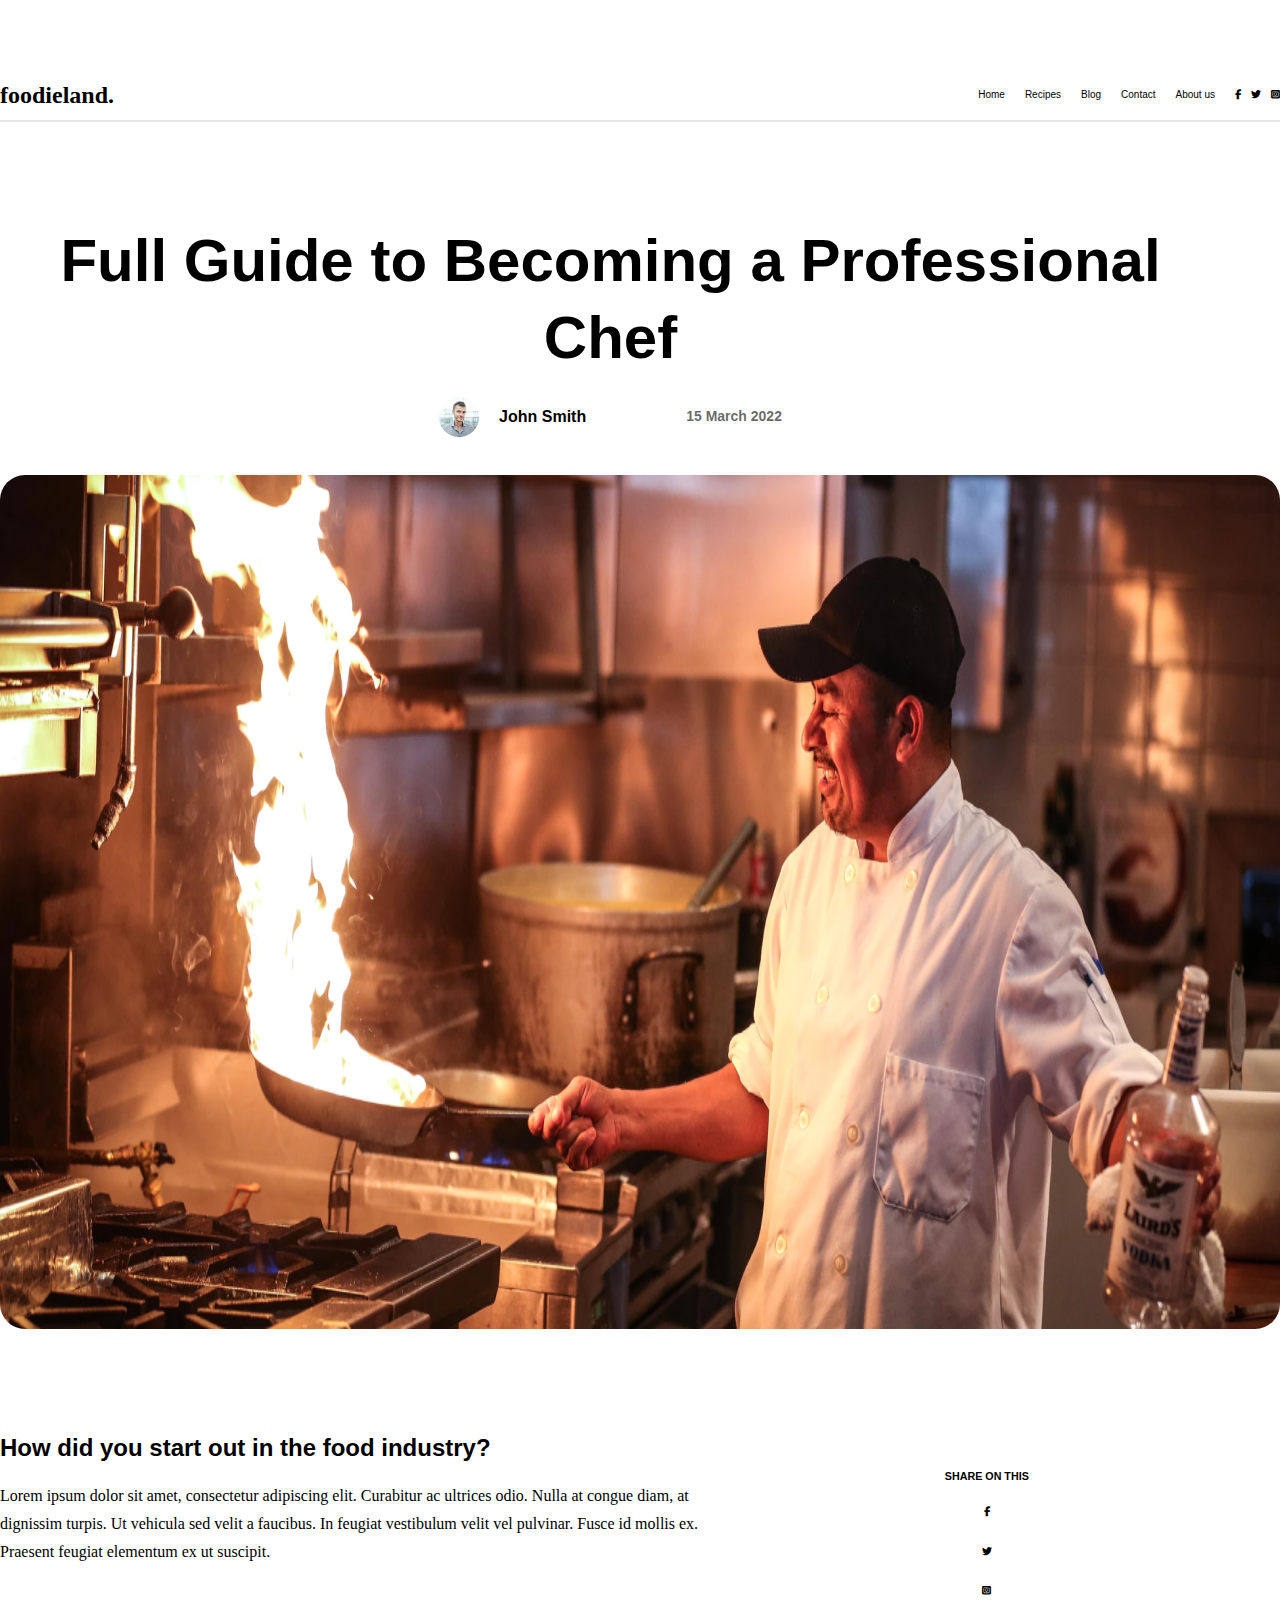
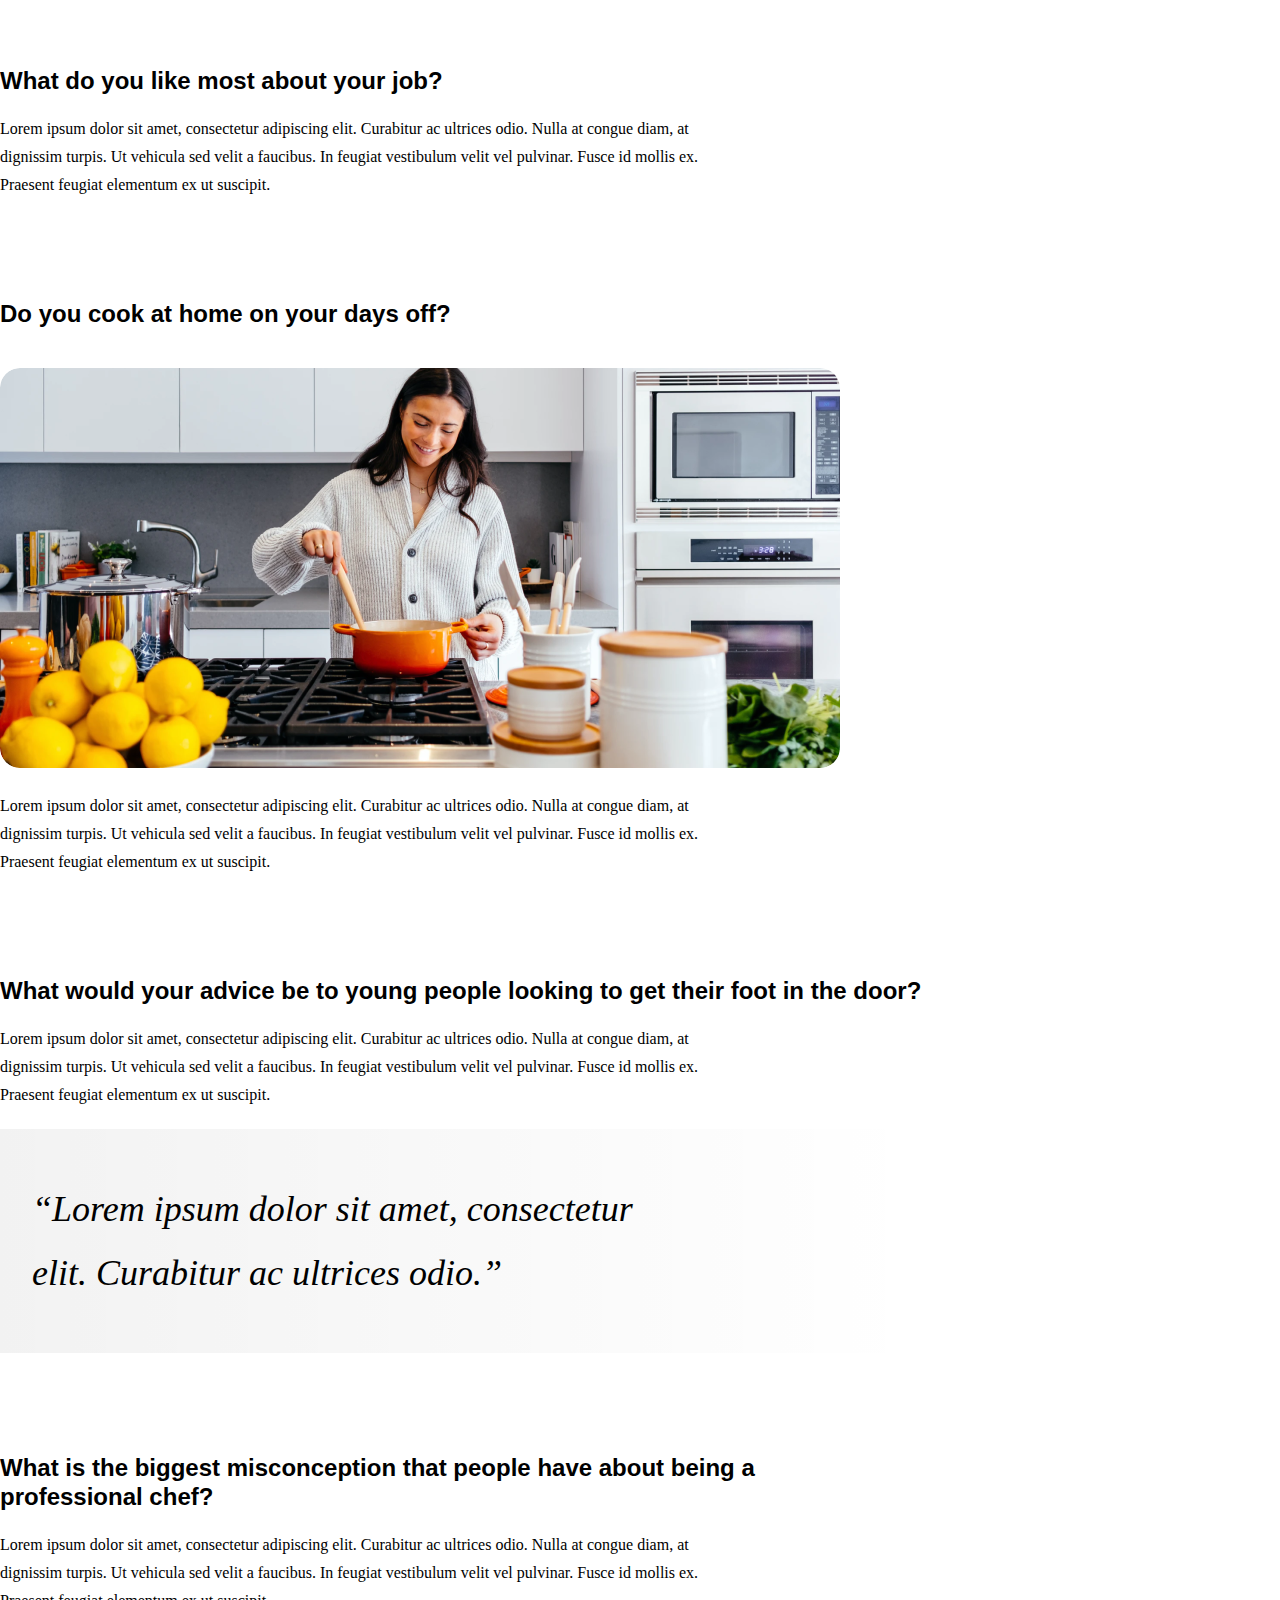
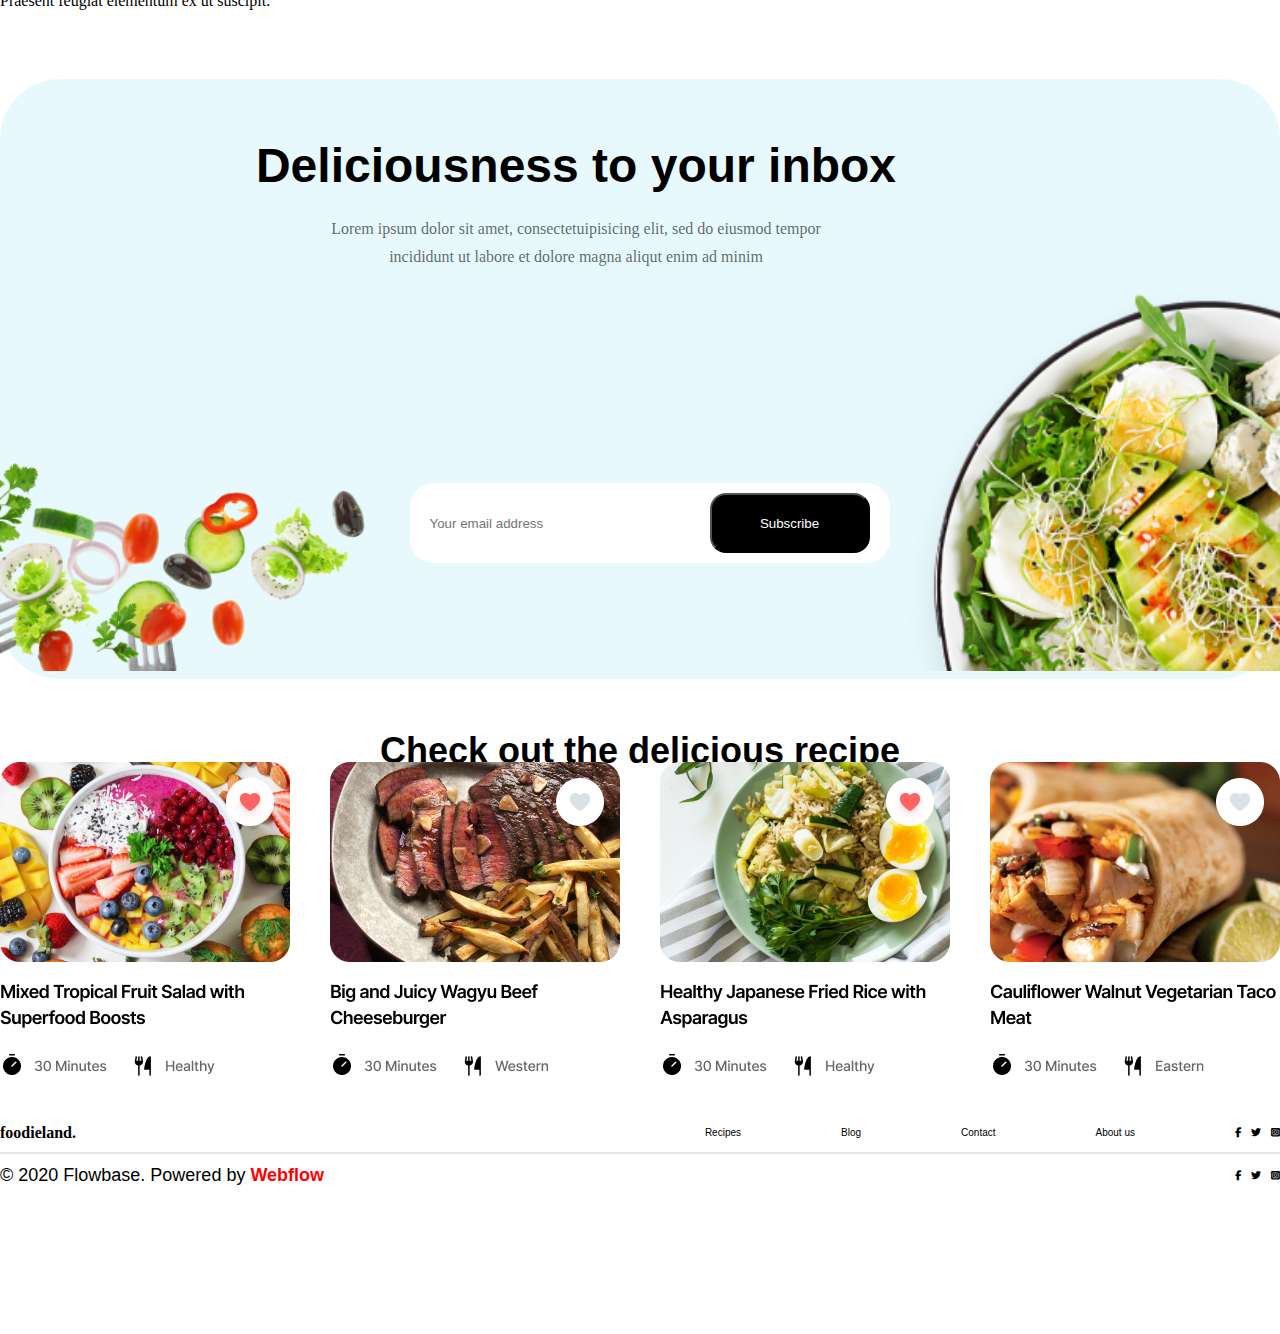
<file: blog.html>
<!DOCTYPE html>
<html lang="en">
<head>
    <meta charset="UTF-8">
    <meta name="viewport" content="width=device-width, initial-scale=1.0">
    <title>Document</title>
    <link rel="stylesheet" href="style.css">
    <link rel="stylesheet" href="https://cdnjs.cloudflare.com/ajax/libs/font-awesome/6.7.2/css/all.min.css" integrity="sha512-Evv84Mr4kqVGRNSgIGL/F/aIDqQb7xQ2vcrdIwxfjThSH8CSR7PBEakCr51Ck+w+/U6swU2Im1vVX0SVk9ABhg==" crossorigin="anonymous" referrerpolicy="no-referrer" />
</head>

<body>
    <div class="cont2">
        <div class="card2">
            <h4>foodieland.</h4>
           <nav class="card3">
            
            <a href="index.html">Home</a>
            <a href="recipes.html">Recipes</a>
            <a href="blog.html">Blog</a>
            <a href="contact.html">Contact</a>
            <a href="https://foodielandnm.com/about-us/">About us</a>
            
            <div class="icons">
                <a href="https://www.facebook.com/">
                    <i class="fa-brands fa-facebook-f"></i>
                </a>
               
               <a href="https://twitter.com/i/flow/login?input_flow_data=%7B%22requested_variant%22%3A%22eyJsYW5nIjoiZW4ifQ%3D%3D%22%7D"><i class="fa-brands fa-twitter"></i></a>
               <a href="https://www.instagram.com/accounts/login/?hl=en"><i class="fa-brands fa-square-instagram"></i></a>
            </div>
           </nav> 
        </div>
        <hr>
        <div class="guide">
            <h1>Full Guide to Becoming a Professional Chef</h1>
            <div class="john">
                <figure class="smith">
                    <img src="images/Ellipse 2.png" alt="">
                    <h3>John Smith</h3>
                </figure>
                <h4>15 March 2022</h4>
            </div>
            <p>Lorem ipsum dolor sit amet, consectetur adipiscing elit. Curabitur ac ultrices odio. Nulla at congue diam, at dignissim turpis. Ut vehicula sed <br> velit a faucibus. In feugiat vestibulum velit vel pulvinar.</p>
        </div>

        <div class="big-picture">
            <figure>
                <img src="images/image 29.png" alt="">
            </figure>
        </div>
        <div class="blog-content">
            <div class="blog2">
                <div class="row1">
                    <h2>How did you start out in the food industry?</h2>
                    <p>Lorem ipsum dolor sit amet, consectetur adipiscing elit. Curabitur ac ultrices odio. Nulla at congue diam, at <br> dignissim turpis. Ut vehicula sed velit a faucibus. In feugiat vestibulum velit vel pulvinar. Fusce id mollis ex. <br> Praesent feugiat elementum ex ut suscipit.</p>
                </div>
                <div class="row1">
                    <h2>What do you like most about your job?</h2>
                    <p>Lorem ipsum dolor sit amet, consectetur adipiscing elit. Curabitur ac ultrices odio. Nulla at congue diam, at <br> dignissim turpis. Ut vehicula sed velit a faucibus. In feugiat vestibulum velit vel pulvinar. Fusce id mollis ex. <br> Praesent feugiat elementum ex ut suscipit.</p>
                </div>
                <div class="row1" id="row1">
                    <h2>Do you cook at home on your days off?</h2>
                </div>
                <div class="small-picture">
                    <figure>
                        <img src="images/Rectangle 23.png" alt="">
                    </figure>
                </div>
                <div id="row2">
                    <p>Lorem ipsum dolor sit amet, consectetur adipiscing elit. Curabitur ac ultrices odio. Nulla at congue diam, at <br> dignissim turpis. Ut vehicula sed velit a faucibus. In feugiat vestibulum velit vel pulvinar. Fusce id mollis ex. <br> Praesent feugiat elementum ex ut suscipit.</p>
                </div>
                <div class="row1">
                    <h2>What would your advice be to young people looking to get their foot in the door?</h2>
                    <p>Lorem ipsum dolor sit amet, consectetur adipiscing elit. Curabitur ac ultrices odio. Nulla at congue diam, at <br> dignissim turpis. Ut vehicula sed velit a faucibus. In feugiat vestibulum velit vel pulvinar. Fusce id mollis ex. <br> Praesent feugiat elementum ex ut suscipit.</p></p>
                </div>
                <div class="color">
                    <p>
                        “Lorem ipsum dolor sit amet, consectetur  <br> elit. Curabitur ac ultrices odio.”   
                    </p>
                </div>
                <div class="row1">
                    <h2>What is the biggest misconception that people have about being a <br> professional chef?</h2>
                    <p>Lorem ipsum dolor sit amet, consectetur adipiscing elit. Curabitur ac ultrices odio. Nulla at congue diam, at <br> dignissim turpis. Ut vehicula sed velit a faucibus. In feugiat vestibulum velit vel pulvinar. Fusce id mollis ex. <br> Praesent feugiat elementum ex ut suscipit.</p>
                </div>
            </div>
            <div class="share">
                <h6>SHARE ON THIS</h6>
                <span class="span">
                 
                    <a href="https://www.facebook.com/">
                        <i class="fa-brands fa-facebook-f"></i>
                    </a>
                   
                   <a href="https://twitter.com/i/flow/login?input_flow_data=%7B%22requested_variant%22%3A%22eyJsYW5nIjoiZW4ifQ%3D%3D%22%7D"><i class="fa-brands fa-twitter"></i></a>
                   <a href="https://www.instagram.com/accounts/login/?hl=en"><i class="fa-brands fa-square-instagram"></i></a>
                </span>
            </div>
        </div>
        <div id="mask-container">
            <div class="mask-group">
                <h1>Deliciousness to your inbox</h1>
                <p>Lorem ipsum dolor sit amet, consectetuipisicing elit, sed do eiusmod tempor <br> incididunt ut labore et dolore magna aliqut enim ad minim </p>
            </div>
            <div class="salad-group">
                <div class="group-img">
                    <figure>
                        <img src="images/kisspng-salad-salad-fresh-food-healthylife-vegetables-vegetarian-5d42e3a7cb8543 1.png" alt="">
                    </figure>
                </div>
                <div class="btn3">
                    <input class="email" type="email" name="Your email address" placeholder="Your email address" id="">
                    <a href="https://www.youtube.com/@FoodieLand">
                        <input class="Subscribe" type="button" value="Subscribe">
                    </a>
                </div>
                <div class="group-img">
                    <figure>
                        <img src="images/Photo-plate.png" alt="">
                    </figure>
                </div>
            </div>
        </div>       
        
        <div class="my-recipes">
            <h5>Check out the delicious recipe</h5>
            <div class="my-pictures">
                <div>
                    <a href="https://feelgoodfoodie.net/recipe/fruit-salad-coconut-lime-poppy-seed-dressing/"><img src="images/Group 866.png" alt=""></a>
                    
                </div>
                <div>
                    <a href="https://www.seriouseats.com/how-to-make-wagyu-burgers-7503382">
                        <img src="images/Group 867.png" alt="">
                    </a>
                    
                </div>
                <div>
                    <a href="https://www.thespicedlife.com/asparagus-fried-rice-review-farm-table-asian-secrets/">
                        <img src="images/Group 868.png" alt="">
                    </a>

                </div>
                <div>
                    <a href="https://pinchofyum.com/cauliflower-walnut-vegetarian-taco-meat">
                        <img src="images/Group 869.png" alt="">
                    </a>
                </div>
            </div>
        </div>
        <footer>
            <div class="footer">
                <h4>foodieland.</h4>
                <nav class="footer-line">
                 
                
                 <a href="recipes.html">Recipes</a>
                 <a href="blog.html">Blog</a>
                 <a href="contact.html">Contact</a>
                 <a href="About us">About us</a>
                 <div class="icons">
                    <a href="https://www.facebook.com/">
                        <i class="fa-brands fa-facebook-f"></i>
                    </a>
                   
                   <a href="https://twitter.com/i/flow/login?input_flow_data=%7B%22requested_variant%22%3A%22eyJsYW5nIjoiZW4ifQ%3D%3D%22%7D"><i class="fa-brands fa-twitter"></i></a>
                   <a href="https://www.instagram.com/accounts/login/?hl=en"><i class="fa-brands fa-square-instagram"></i></a>
                </div>
                </nav> 
            </div>
        </footer>
        <hr>
        <div class="foo">
            <p>© 2020 Flowbase. Powered by <strong class="red-color">Webflow</strong></p>
            <div class="icons">
                <a href="https://www.facebook.com/">
                    <i class="fa-brands fa-facebook-f"></i>
                </a>
               
               <a href="https://twitter.com/i/flow/login?input_flow_data=%7B%22requested_variant%22%3A%22eyJsYW5nIjoiZW4ifQ%3D%3D%22%7D"><i class="fa-brands fa-twitter"></i></a>
               <a href="https://www.instagram.com/accounts/login/?hl=en"><i class="fa-brands fa-square-instagram"></i></a>
            </div>
        </div>
    </div>
    

</body>
</html>
</file>
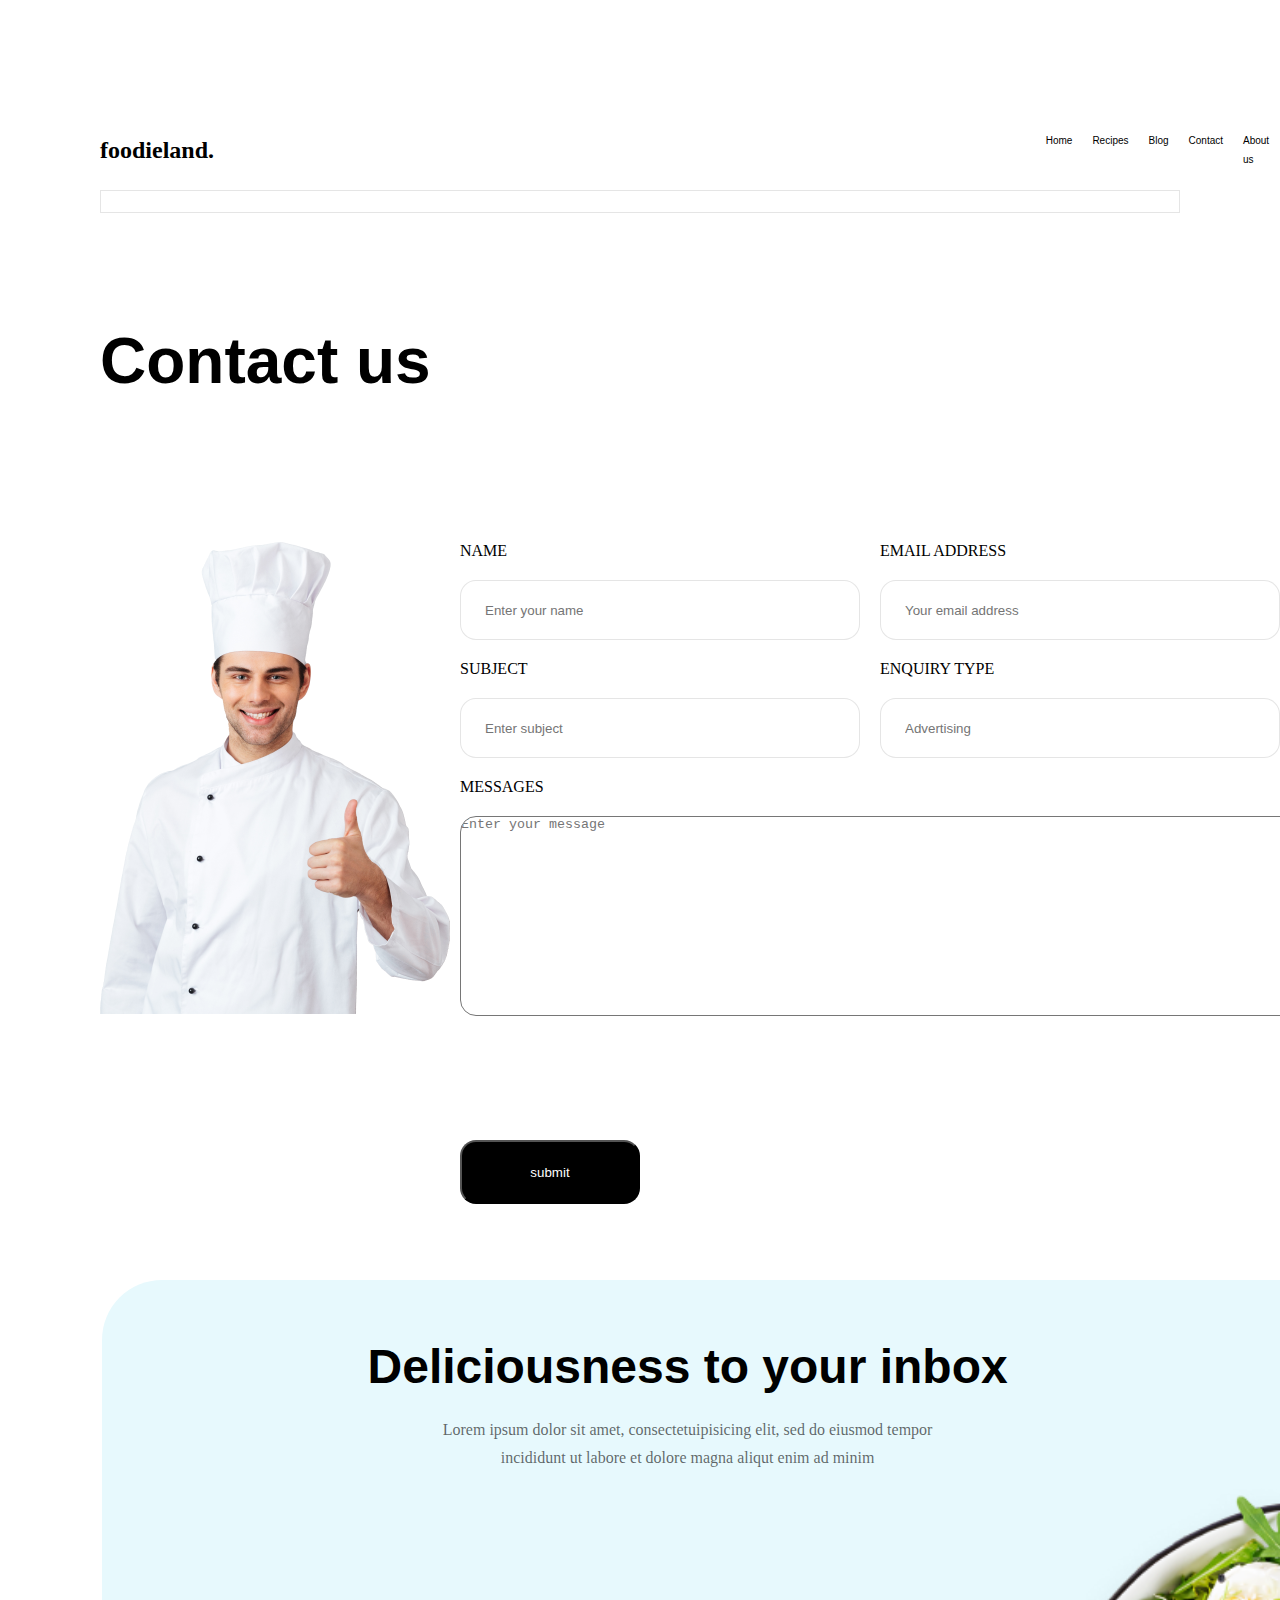
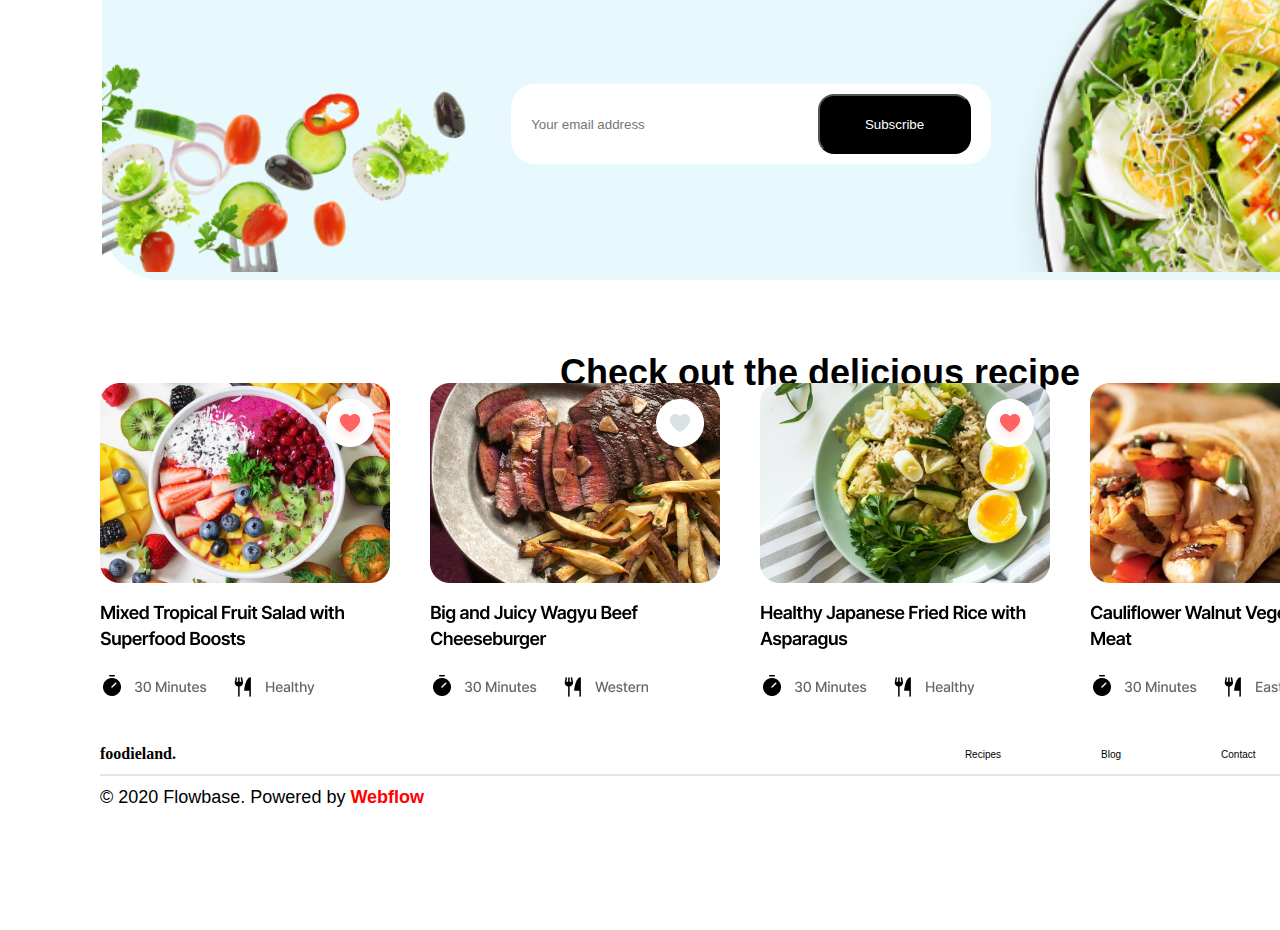
<file: contact.html>
<!DOCTYPE html>
<html lang="en">
<head>
    <meta charset="UTF-8">
    <meta name="viewport" content="width=device-width, initial-scale=1.0">
    <title>Document</title>
    <link rel="stylesheet" href="style.css">

    <link rel="stylesheet" href="https://cdnjs.cloudflare.com/ajax/libs/font-awesome/6.7.2/css/all.min.css" integrity="sha512-Evv84Mr4kqVGRNSgIGL/F/aIDqQb7xQ2vcrdIwxfjThSH8CSR7PBEakCr51Ck+w+/U6swU2Im1vVX0SVk9ABhg==" crossorigin="anonymous" referrerpolicy="no-referrer" />
</head>

<body>
    <div class="contact-page">
        <div class="navigation">
            <h4>foodieland.</h4>
           <nav class="anchor">
            
            <a href="index.html">Home</a>
            <a href="recipes.html">Recipes</a>
            <a href="blog.html">Blog</a>
            <a href="contact.html">Contact</a>
            <a href="https://foodielandnm.com/about-us/">About us</a>
            <div class="icons">
                <a href="https://www.facebook.com/">
                    <i class="fa-brands fa-facebook-f"></i>
                </a>
               
               <a href="https://twitter.com/i/flow/login?input_flow_data=%7B%22requested_variant%22%3A%22eyJsYW5nIjoiZW4ifQ%3D%3D%22%7D"><i class="fa-brands fa-twitter"></i></a>
               <a href="https://www.instagram.com/accounts/login/?hl=en"><i class="fa-brands fa-square-instagram"></i></a>
            </div>
           </nav> 
        </div>
        <hr>

        <h1 class="head-contact">Contact us</h1>
        <div class="contact-us">
            
            <div class="contact-img">
                <figure>
                    <img src="images/Layer 1 1.png" alt="">
                </figure>
            </div>
            <div class="form-action">
                <form action="">
                    <div class="form-group">
                        <div>
                            <label for="Name">NAME</label> <br>
                            <input type="text" name="Enter your name" id="" placeholder="Enter your name">
                        </div>
                        <div>
                            <label for="">EMAIL ADDRESS</label> <br>
                            <input type="email" name="email" id="" placeholder="Your email address">
                        </div>
                        <div>
                            <label for="">SUBJECT</label> <br>
                            <input type="text" name="" id="" placeholder="Enter subject">
                        </div>
                        <div>
                            <label for="">ENQUIRY TYPE</label> <br>
                            <input type="search" name="" id="" placeholder="Advertising">
                        </div>
                    </div>

                    <div>
                        <label for="">MESSAGES</label>  <br>
                        <textarea name="message" id="message" placeholder="Enter your message"></textarea>
                    </div>
                    <div class="sub2">
                        <input class="contact-submit" type="button" value="submit">
                    </div>
                    
                </form>
            </div>
        </div>
        <div id="mask-container" class="my-love">
            <div class="mask-group" >
                <h1>Deliciousness to your inbox</h1>
                <p>Lorem ipsum dolor sit amet, consectetuipisicing elit, sed do eiusmod tempor <br> incididunt ut labore et dolore magna aliqut enim ad minim </p>
            </div>
            <div class="salad-group">
                <div class="group-img">
                    <figure>
                        <img src="images/kisspng-salad-salad-fresh-food-healthylife-vegetables-vegetarian-5d42e3a7cb8543 1.png" alt="">
                    </figure>
                </div>
                <div class="btn3">
                    <input class="email" type="email" name="Your email address" placeholder="Your email address" id="">
                    <input class="Subscribe" type="button" value="Subscribe">
                </div>
                <div class="group-img">
                    <figure>
                        <img src="images/Photo-plate.png" alt="">
                    </figure>
                </div>
            </div>
        </div>  
        <div class="my-recipes" >
            <h5>Check out the delicious recipe</h5>
            <div class="my-pictures">
                <div>
                    <a href="https://feelgoodfoodie.net/recipe/fruit-salad-coconut-lime-poppy-seed-dressing/"><img src="images/Group 866.png" alt=""></a>
                    
                </div>
                <div>
                    <a href="https://www.seriouseats.com/how-to-make-wagyu-burgers-7503382">
                        <img src="images/Group 867.png" alt="">
                    </a>
                    
                </div>
                <div>
                    <a href="https://www.thespicedlife.com/asparagus-fried-rice-review-farm-table-asian-secrets/">
                        <img src="images/Group 868.png" alt="">
                    </a>

                </div>
                <div>
                    <a href="https://pinchofyum.com/cauliflower-walnut-vegetarian-taco-meat">
                        <img src="images/Group 869.png" alt="">
                    </a>
                </div>
            </div>
            <footer>
                <div class="footer">
                    <h4>foodieland.</h4>
                    <nav class="footer-line">
                     
                    
                     <a href="recipes.html">Recipes</a>
                     <a href="blog.html">Blog</a>
                     <a href="contact.html">Contact</a>
                     <a href="About us">About us</a>


                      <div class="icons">
                        <a href="https://www.facebook.com/">
                            <i class="fa-brands fa-facebook-f"></i>
                        </a>
                       
                       <a href="https://twitter.com/i/flow/login?input_flow_data=%7B%22requested_variant%22%3A%22eyJsYW5nIjoiZW4ifQ%3D%3D%22%7D"><i class="fa-brands fa-twitter"></i></a>
                       <a href="https://www.instagram.com/accounts/login/?hl=en"><i class="fa-brands fa-square-instagram"></i></a>
                      </div>
                    </nav> 
                </div>
            </footer>
            <hr>
        <div class="foo">
            <p>© 2020 Flowbase. Powered by <strong class="red-color">Webflow</strong></p>
            <div class="icons">
                <a href="https://www.facebook.com/">
                    <i class="fa-brands fa-facebook-f"></i>
                </a>
               
               <a href="https://twitter.com/i/flow/login?input_flow_data=%7B%22requested_variant%22%3A%22eyJsYW5nIjoiZW4ifQ%3D%3D%22%7D"><i class="fa-brands fa-twitter"></i></a>
               <a href="https://www.instagram.com/accounts/login/?hl=en"><i class="fa-brands fa-square-instagram"></i></a>
            </div>
            
        </div>
        </div>     
    </div>
</main>

</body>
</html>
</file>
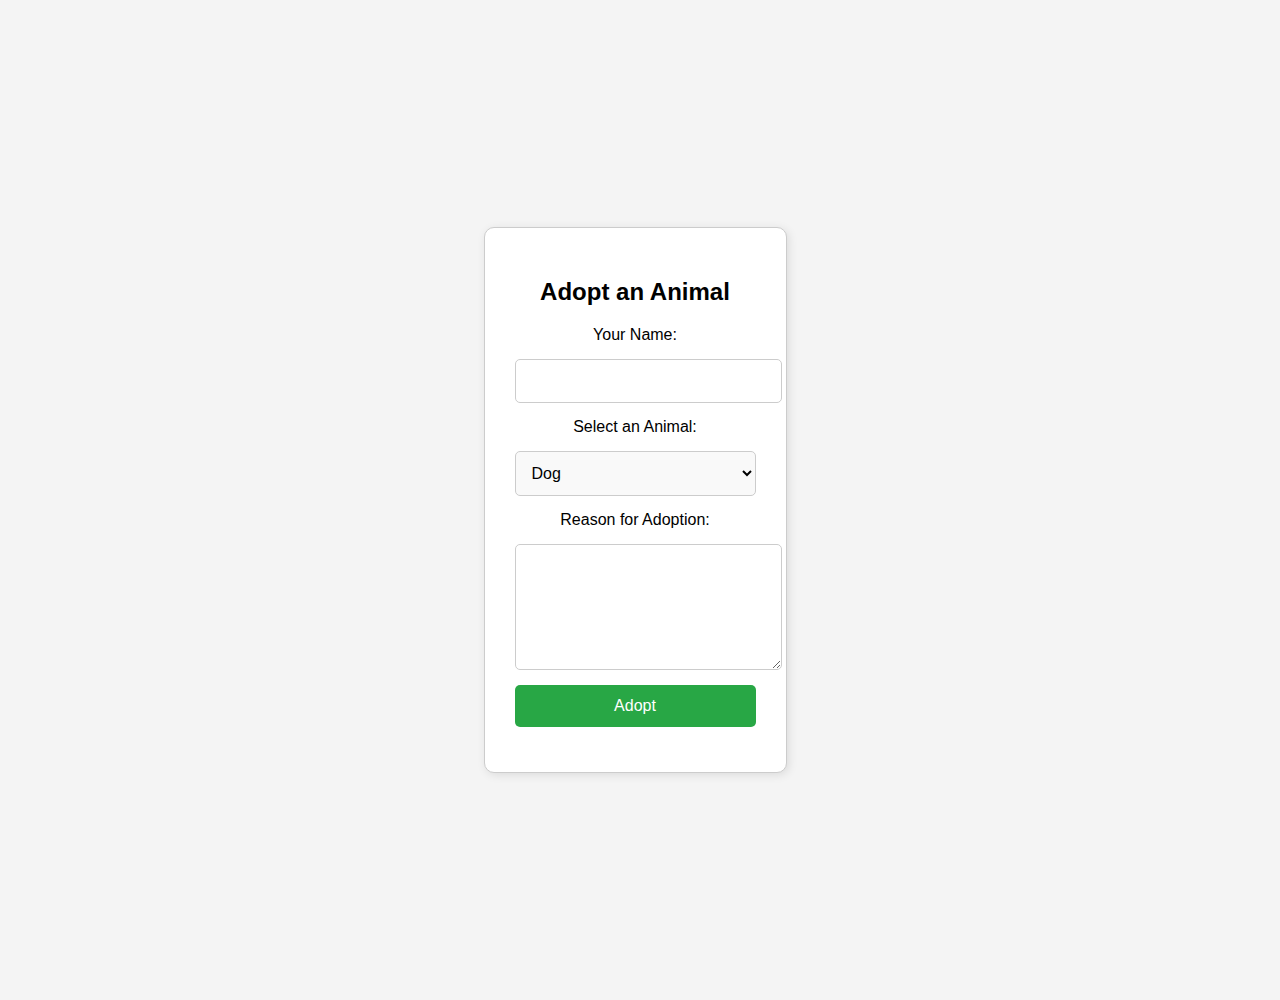
<file: form.html>
<!DOCTYPE html>
<html lang="en">
<head>
    <meta charset="UTF-8">
    <meta name="viewport" content="width=device-width, initial-scale=1.0">
    <title>Adopt an animal</title>
    <link rel="stylesheet" href="form.css">
</head>
<body>
    <div class="container">
        <h2>Adopt an Animal</h2>
        <form action="submit_adoption.php" method="POST">
            <label for="name">Your Name:</label>
            <input type="text" id="name" name="name" required>
            
            <label for="animal">Select an Animal:</label>
            <select id="animal" name="animal" required>
                <option value="dog">Dog</option>
                <option value="cat">Cat</option>
                <option value="rabbit">Rabbit</option>
                <option value="bird">Bird</option>
            </select>
            
            <label for="reason">Reason for Adoption:</label>
            <textarea id="reason" name="reason" rows="4" required></textarea>
            
            <button type="submit">Adopt</button>
        </form>
    </div>
</body>
</html>
</file>
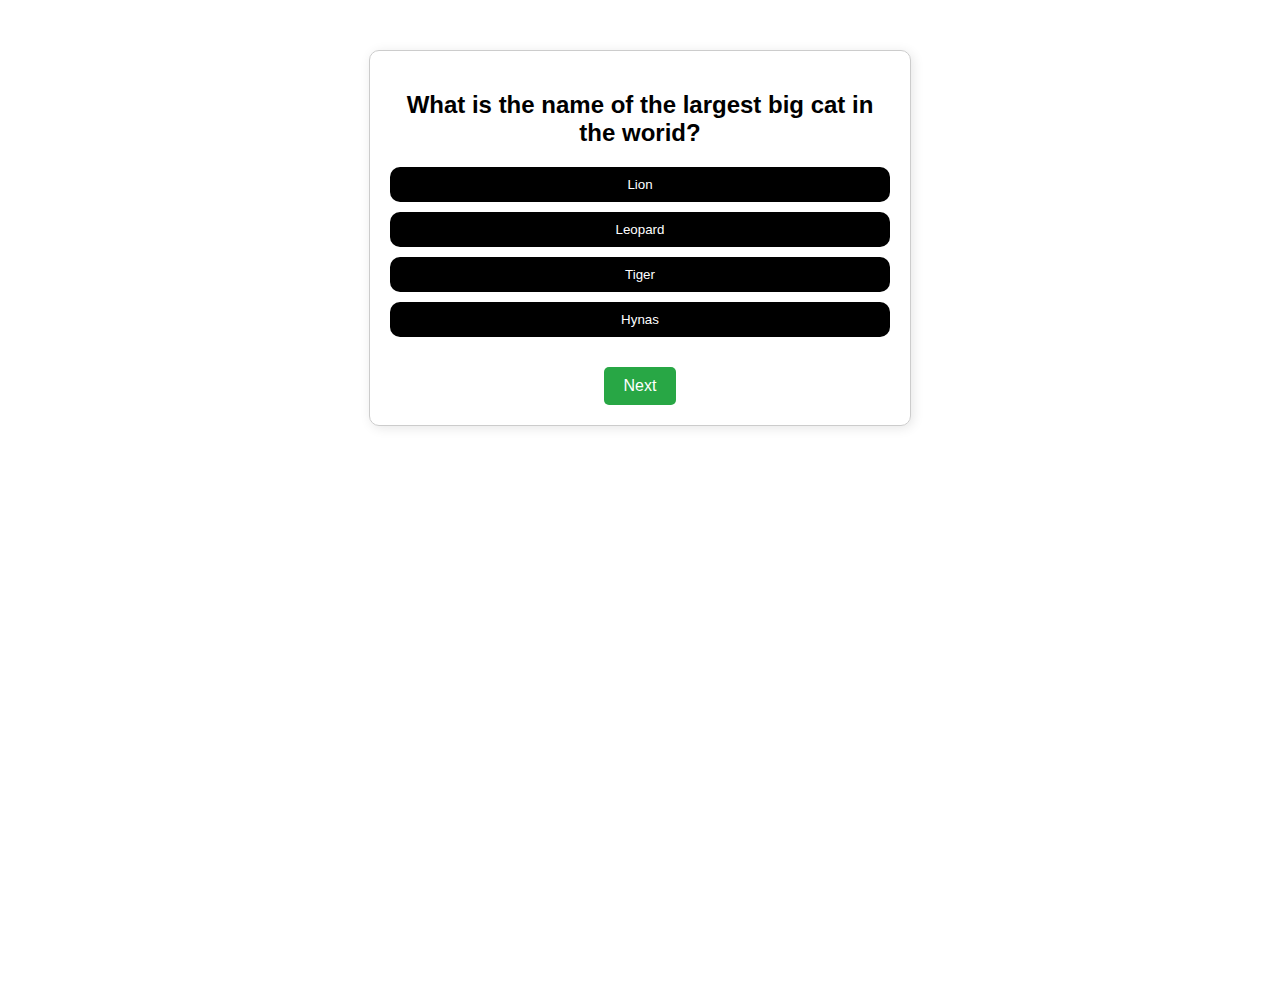
<file: quiz.html>
<!DOCTYPE html>
<html lang="en">
<head>
    <meta charset="UTF-8">
    <meta name="viewport" content="width=device-width, initial-scale=1.0">
    <title>Document</title>
    <link rel="stylesheet" href="quiz.css">
</head>
<body>
    
    <div id="quiz">
        <h2 id="question"></h2>
        <div id="options"></div>
        <button id="next">Next</button>
    </div>
    <div id="result"></div>


    
    <script src="script.js"></script>
</body>
</html>
</file>
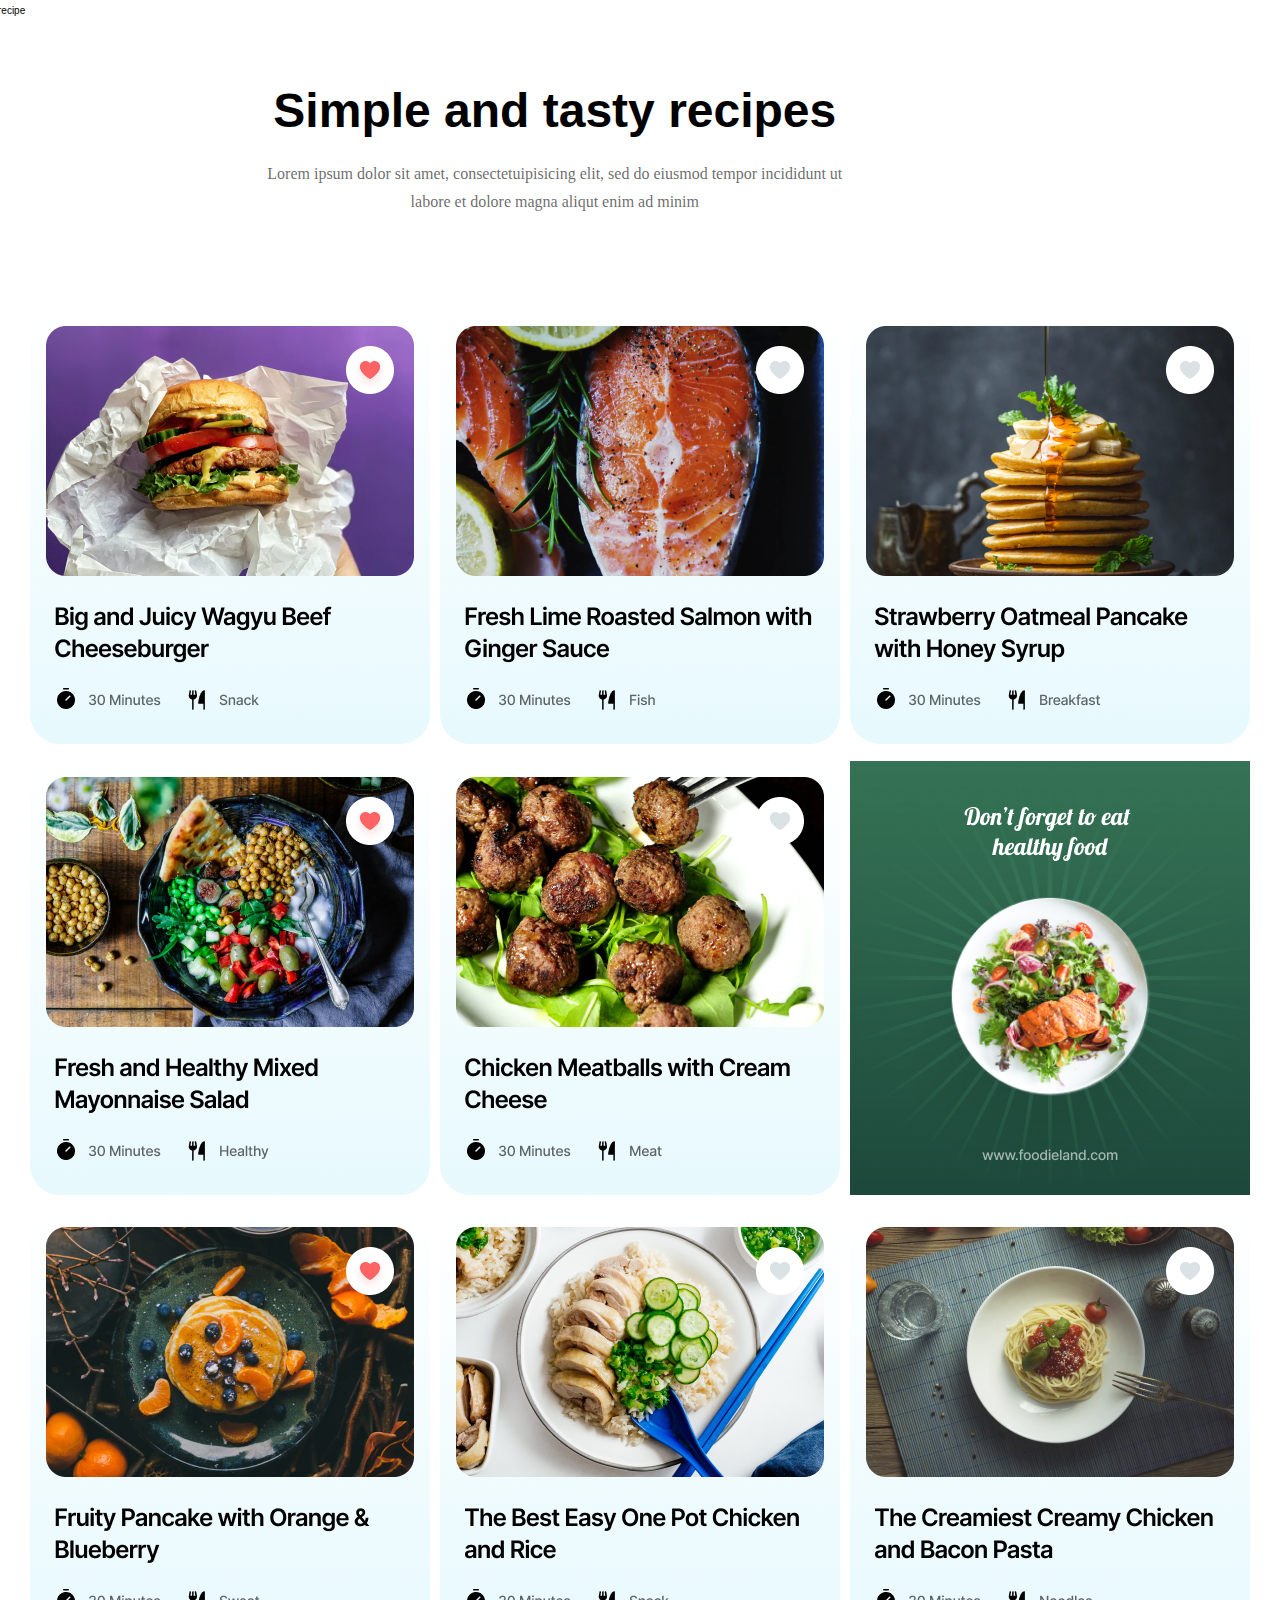
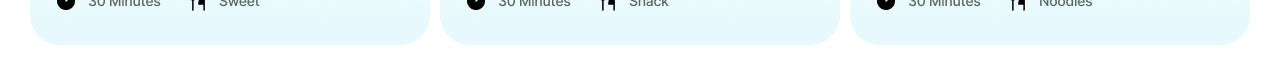
<file: recipes.html>
<!DOCTYPE html>
<html lang="en">
<head>
    <meta charset="UTF-8">
    <meta name="viewport" content="width=device-width, initial-scale=1.0">
    <title>Document</title>
    <link rel="stylesheet" href="style.css">
    <link rel="stylesheet" href="https://cdnjs.cloudflare.com/ajax/libs/font-awesome/6.7.2/css/all.min.css" integrity="sha512-Evv84Mr4kqVGRNSgIGL/F/aIDqQb7xQ2vcrdIwxfjThSH8CSR7PBEakCr51Ck+w+/U6swU2Im1vVX0SVk9ABhg==" crossorigin="anonymous" referrerpolicy="no-referrer" />
</head>



<body>
    <div class="recipes-agent">
        <a href="recipes.html">recipe</a>
        <div class="Simple">
            <h2>Simple and tasty recipes</h2>
            <p class="tasty">Lorem ipsum dolor sit amet, consectetuipisicing elit, sed do eiusmod tempor incididunt ut labore et dolore magna aliqut enim ad minim </p>
        </div>
        
        <div class="recipes-pictures">
            <div class="card-container">
                <a href="https://www.seriouseats.com/how-to-make-wagyu-burgers-7503382" class="recipe-card">
                    <img src="images/Group 858.png" alt="Recipe Image">
                    
                </a>
            </div>
            
            <div>
                <a href="https://ifoodreal.com/lime-ginger-salmon/">
                    <img src="images/Group 859.png" alt="">
                
                </a>
                
                    
            </div>
            <div>
                <a href="https://www.cozycountryliving.com/strawberry-oatmeal-pancakes/">
                    <img src="images/Group 860.png" alt="">
                </a>
                
            </div>
            <div>
                <a href="https://cookpad.com/ng/recipes/16338466-healthy-salad-with-mayo-herbs-dressing">
                    <img src="images/Group 861.png" alt="">
                </a>
                
            </div>
            <div>
                <a href="https://lancewood.co.za/recipes/creamy-chicken-meatballs/">
                    <img src="images/Group 845.png" alt="">
                </a>
                
            </div>
            <div>
                <a href="https://foodielandnm.com/">
                    <img src="images/Ads.png" alt="">
                </a>
                
            </div>
            <div>
                <a href="https://www.food.com/recipe/blueberry-orange-pancakes-390691">
                    <img src="images/Group 863.png" alt="">
                </a>
                
            </div>
            <div>
                <a href="https://feelgoodfoodie.net/recipe/one-pot-chicken-rice-vegetables/">
                    <img src="images/Group 864.png" alt="">
                </a>
               
            </div>
            <div>
                <a href="https://www.bbc.co.uk/food/recipes/creamychickenbaconan_87166">
                    <img src="images/Group 865.png" alt="">
                </a>
                
            </div>
        </div>
        
    </div>        
</body>
</html>
</file>
<file: style.css>
*{
    padding: 0;
    margin: 0;
    box-sizing: border-box;
}
body{
    display: flex;
    justify-content: center;
    align-items: center;
    background-color: #000000;
    flex-wrap: wrap;
    height: 100vh;
    
}
.container{
    
    display: flex;
    gap: 10%;
    justify-content: center;
    align-items: center;
    
    width: 1450px;
    height: 6986px;

    
    padding: 1rem;
    
}

    

.main-container{
    background-color: white;
    
    height: 6986px;
    padding: 10px;
    
    

}
.cont2{
    width: 1440px;
height: 4534px;
padding: 5rem;
background-color: white;


}
.navigation{
    display: flex;
    flex-direction: row;
    font-size: 10px;
    justify-content: center;
    align-items: center;
    justify-content: space-between;
    gap: 200%;
    margin-top: 20px;

}
.navigation h4{
    font-family: Lobster;
font-weight: 400px;
font-size: 24px;
line-height: 30px;
letter-spacing: 0%;

}
a{
    color: #000000; 
    font-family: sans-serif;
font-weight: 500px;
font-size: 16px;
line-height: 19.36px;
letter-spacing: -2%;

}
.badge{
    width: 150.00000000000057px;
    height: 150.00000000000057px;
    
    
    display: flex;
    
    position: absolute;
    left: 2400px;
    
    font-size: 2px;
    
      
}
#band{
    font-size: 2px;
    width: 150px;
    height: 150px;
    
    margin-left: 180px;
    
}

.anchor{
    display: flex;
    flex-direction: row;
    gap: 20px;
}
a{
    text-decoration: none;
    gap: 20px;
    font-size: x-small;
}
.recipes-agent{
    background-color: white;
}

.child-recipes{
    display: flex;
    flex-direction: row;
    justify-content: center;
    align-items: center;
    gap: 10px;
    width: 156px;
    height: 45px;
    border-radius: 30px;
    background-color: #ffffff;
    top: 40px;
    margin-bottom: 100px;
    font-weight: 100px;
    position: relative;
    background-color: white;
    
}
.child-recipes img{
    width: 20px;
    height: 20px;

}
.child-recipes h3{
    font-size: small;
}
.menu{
    background-color: #E7FAFE;
    margin-top: 20px;
    padding: 1.5rem;
    width: 100%;
    height: 550px;
    margin: auto;
    margin-left: 10px;
}
.paragraph{
 font-family: Inter;
 font-weight: 400;
 font-size: 16px;
 line-height: 28px;
 letter-spacing: 0%;
 

}
h1{
    margin-bottom: 20px;
}
.time{
    display: flex;
    flex-direction: row;
    gap: 50px;
    margin-top: 50px;
    margin-bottom: 50px;
}
.checkout, .delicious h1{
    text-align: center;
    font-family: sans-serif;
font-weight: 600px;
font-size: 48px;
line-height: 58.09px;
letter-spacing: -4%;
text-align: center;
padding-bottom: 20px;
padding-top: 100px;

}
.checkout, .delicious p{
    font-family: Inter;
font-weight: 400px;
font-size: 16px;
line-height: 28px;
letter-spacing: 0%;
text-align: center;
padding-bottom: 30px;

}

.check{
    width: 8050px;
height: 40px;
top: 1000px;
left: 130px;
border-radius: 30px;
background: #0000000D;
padding: 5px;
font-size: small;


}
.source img{
 width: 50px;
 height: 50px;
 top: 685px;
 left: 130px;
 border-radius: 50%;

}
.main-source{
    display: flex;
    flex-direction: row;
    gap: 20px;
    margin-top: 20px;
}
.group{
    display: flex;
    flex-direction: row;
    justify-content: space-between;
}
.btn{
    width: 200px;
    height: 60px;
    border-radius: 10px;
    display: flex;
    margin-top: 10px;
    background-color: black;
    color: white;
}
.img2 img{
    width: 760px;
height: 550px;
top: 150px;
left: 408px;
margin-top: 20px;

}
.recipes{
    display: flex;
}

.selection{
    display: flex;
    flex-direction: row;
    justify-content: center;
    align-items: center;
    gap: 100px;
}
.selection p{
    text-align: center;
}
#img2{
    background: linear-gradient(180deg, rgba(112, 130, 70, 0) 0%, rgba(112, 130, 70, 0.1) 100%);
    border-radius: 30px;
    padding: 1rem;
}
#img3{
    background: linear-gradient(180deg, rgba(108, 198, 63, 0) 0%, rgba(108, 198, 63, 0.1) 100%);
    border-radius: 30px;
    padding: 1rem;
}
#img4{
    background: linear-gradient(180deg, rgba(204, 38, 27, 0) 0%, rgba(204, 38, 27, 0.1) 100%);
    border-radius: 30px;
    padding: 1rem;
}
#img5{
    background: linear-gradient(180deg, rgba(240, 158, 0, 0) 0%, rgba(240, 158, 0, 0.1) 100%);
    border-radius: 30px;
    padding: 1rem;
}
#img6{
    background: linear-gradient(180deg, rgba(0, 0, 0, 0) 0%, rgba(0, 0, 0, 0.05) 100%);
    border-radius: 30px;
    padding: 1rem;
}
#img7{
    background: linear-gradient(180deg, rgba(0, 0, 0, 0) 0%, rgba(0, 0, 0, 0.05) 100%);
    border-radius: 30px;
    padding: 1rem;
}
.selection{
    display: flex;
    flex-wrap: wrap;

}
.selection img{
    width: 100%;
    height: auto;
    max-width: 200px;
}
.img3{
    display: flex;
    flex-direction: column;
    gap: 30px;
    flex-wrap: wrap;
}
.img3 img{
    width: 100px;
height: 100px;
top: 100px;
left: 80px;

}
.sub-categories{
    display: flex;
    flex-direction: row;
    justify-content: center;
    align-items: center;
    justify-content: space-between;
    margin-top: 100px;
    font-size: 28px;
    margin-bottom: 100px;
}
#sub-categories{
    padding: 1rem;
    border-radius: 16px;
    width: 200px;
    height: 60px;
    background: #E7FAFE;
    border: none;
    color: black;

}
.recipes-pictures{
    display: grid;
    grid-template-columns: repeat(3, 1fr);
    grid-template-rows: repeat(3, 1fr);
    gap: 10px;
    margin-top: 100px;
    padding: 2rem;
}
.Simple{
    display: flex;
    flex-direction: column;
    justify-content: center;
    align-items: center;
    text-align: center;
    
    margin-left: 20%;
    
    width: 600px;
    height: 58px;
    color: #000000;
    margin-top: 100px;
    
}
.Simple h2{
    margin-bottom: 20px;
    font-family: sans-serif;
font-weight: 600px;
font-size: 48px;
line-height: 58.09px;
letter-spacing: -4%;

}
.Simple p{
    font-family: Inter;
    font-weight: 400px;
    font-size: 16px;
    line-height: 28px;
    letter-spacing: 0%;
    text-align: center;
    color: #00000099;

}
.learn-more{
    display: flex;
    flex-direction: row;
    padding: 1rem;
}

.child-learn-more{
    padding-top: 20%;
    line-height: 40px;
}
.child-learn-more h2{
    font-family: sans-serif;
font-weight: 600px;
font-size: 48px;
line-height: 58.09px;
letter-spacing: -4%;
color: #000000;

}
.child-learn-more p{
    font-family: Inter;
font-weight: 400;
font-size: 16px;
line-height: 28px;
letter-spacing: 0%;
color: #00000099;

}
.child-learn-more input{
    width: 180px;
    height: 60px;
    background: #000000;
    color: white;
    border-radius: 16px;
    margin-top: 50px;

}
.instagram{
    display: flex;
    flex-direction: column;
    justify-content: center;
    justify-items: center;
    padding: 10px;
    margin-top: 100px;
    background: linear-gradient(180deg, rgba(231, 249, 253, 0) 0%, #E7F9FD 100%);

}
.instagram input{
    width: 229px;
height: 60px;
top: 4815px;
left: 620px;
border-radius: 16px;
background: #000000;
color: white;
display: flex;
margin-left: 40%;
margin-top: 5%;

}
.checkout-img{
    display: flex;
    flex-direction: row;
    justify-content: center;
    justify-items: center;
    justify-content: space-between;
}
.fruit{
    display: grid;
    
    grid-template-columns: repeat(4,1fr);
    
}
.mask-container{
    display: flex;
    flex-direction: column;
    width: 1280px;
height: 600px;
top: 6143px;
left: 80px;
border-radius: 60px;
background: #E7F9FD;
margin-top: 20%;


}
#mask-container{
    display: flex;
    flex-direction: column;
    width: 1280px;
height: 600px;
padding-right: 10%;
border-radius: 60px;
background: #E7F9FD;
margin-top: 5%;
}
.mask-group{
    display: flex;
    flex-direction: column;
    justify-content: center;
    align-items: center;
    margin-top: 5%;
    
    
}
.mask-group h1{
    font-family: sans-serif;
font-weight: 600px;
font-size: 48px;
line-height: 58.09px;
letter-spacing: -4%;

}
.mask-group p{
    text-align: center;
    font-family: Inter;
font-weight: 400px;
font-size: 16px;
line-height: 28px;
letter-spacing: 0%;
text-align: center;
color: #00000099;


}
.btn:hover{
    color: blue;
}
.Subscribe:hover{
    color: chocolate;
}
.btn3{
    display: flex;
    justify-content: center;
    align-items: center;
    width: 480px;
    height: 80px;
    top: 6425px;
    left: 480px;
    border-radius: 24px;
    background: #FFFFFF;
    margin-top: 100px;

}
 .email{
    display: flex;
    justify-content: center;
    align-items: center;
    width: 300px;
    height: 80px;
    top: 6425px;
    left: 480px;
    border-radius: 24px;
    margin-left: 20px;
    border: none;
    color: #00000066;

}
.Subscribe{
    width: 160px;
height: 60px;
top: 6435px;
left: 790px;
border-radius: 16px;
margin-right: 20px;
background: #000000;
color: white;

}
.group-img img{
    width: 409.54375669409154px;
height: 400.07952342305373px;

font-size: 2px;


}
.salad-group{
    display: flex;
    flex-direction: row;
    justify-content: center;
    align-items: center;
    justify-content: space-between;
    
}
.footer{
    display: flex;
    flex-direction: row;
    justify-content: center;
    align-items: center;
    justify-content: space-between;
    margin-top: 100px;
}
.footer-line{
    display: flex;
    flex-direction: row;
    gap: 100px;
    

}
.footer-line a{
    color: #000000;

}
hr{
    margin-top: 10px;
    margin-bottom: 10px;
    width: 1440px;
top: 110px;
border-width: 1px;
border: 1px solid #0000001A

}
.icons{
    display: flex;
    flex-direction: row;
    gap: 10px;
}
a:hover{
    color: red;
}
.foo{
    display: flex;
    flex-direction: row;
    justify-content: center;
    align-items: center;
    justify-content: space-between;
    
}
.foo p{
    text-align: center;
    font-family:  sans-serif;
font-weight: 400px;
font-size: 18px;
line-height: 22.68px;
letter-spacing: -2%;

}

.card2{
    display: flex;
    flex-direction: row;
    font-size: 10px;
    justify-content: center;
    align-items: center;
    justify-content: space-between;
}
.card2 h4{
    font-family: Lobster;
    font-weight: 400px;
    font-size: 24px;
    line-height: 30px;
    letter-spacing: 0%;
    
}
.card3{
    display: flex;
    gap: 20px;
}
.guide{
    width: 1221px;
height: 253px;
top: 190px;
left: 110px;
border-width: 1px;
margin-top: 100px;

}
.guide h1{
    font-family: sans-serif;
    font-weight: 600px;
    font-size: 60px;
    line-height: 77.45px;
    letter-spacing: -4%;
    text-align: center;
     
}
.guide p{
    align-items: center;
    font-family: Inter;
font-weight: 400px;
font-size: 16px;
line-height: 28px;
letter-spacing: 0%;
text-align: center;
 color: #00000099;
 margin-top: 100px;


}
.red-color{
    color: red;
}
.john{
    display: flex;
    flex-direction: row;
    justify-content: center;
    align-items: center;
    gap: 100px;
}
.john h4{
    font-family: sans-serif;
font-weight: 500px;
font-size: 14px;
line-height: 16.94px;
letter-spacing: -2%;
color: #00000099;


}
.smith{
    display: flex;
    flex-direction: row;
    justify-content: center;
    align-items: center;
    gap: 20px;
}
.smith h3{
    font-family: sans-serif;
font-weight: 700px;
font-size: 16px;
line-height: 19.36px;
letter-spacing: -2%;

    color: #000000;

}
.big-picture img{
    width: 1280px;
height: 854px;
border-radius: 25px;


}
.blog-content{
    display: flex;
    flex-direction: row;
}
.share{
    display: flex;
    flex-direction: column;
    justify-content: center;
    align-items: center;
    width: 131px;
height: 204.719970703125px;
margin-top: 100px;


}
.share h6{

    font-family: sans-serif;
}
.span{
    display: flex;
    flex-direction: column;
    justify-content: center;
    align-items: center;
    gap: 20px;
    margin-top: 20px;
}
.blog2 h2{
    font-family: sans-serif;
font-weight: 600px;
font-size: 24px;
line-height: 29.05px;
letter-spacing: -4%;

}
.blog2 p{
    font-family: Inter;
font-weight: 400px;
font-size: 16px;
line-height: 28px;
letter-spacing: 0%;

}
.row1{
    margin-top: 100px;
}
.row1 p{
    margin-top: 20px;
}
#row1{
    margin-bottom: 40px;
}
#row2{
    margin-top: 20px;
}
.small-picture img{
    width: 840px;
height: 400px;
top: 1718px;
left: 190px;
border-radius: 20px;

}
.color{
    display: flex;
    padding: 2rem;
    align-items: center;
    width: 920px;
height: 224px;
background: linear-gradient(90deg, rgba(0, 0, 0, 0.05) 0%, rgba(0, 0, 0, 0) 100%);


}
.color p{
    font-family: Inter;
font-weight: 500px;
font-style: italic;
font-size: 36px;
line-height: 64px;
letter-spacing: -4%;

}
.my-love{
    margin-left: 0.1rem;
}
.my-pictures{
    display: flex;
    width: 290px;
height: 200px;
top: 3817px;
left: 410px;
gap: 40px;
border-radius: 20px;
justify-content: center;
align-items: center;
justify-content: space-between;
margin-top: 50px;
}
.my-recipes h5{    
    font-family: sans-serif;
font-weight: 600px;
font-size: 36px;
line-height: 43.57px;
letter-spacing: -4%;
text-align: center;
margin-top: 50px;

}

.contact-page{
    display: flex;
    flex-wrap: wrap;
    max-width: 1440px;
    width: 100%;
height: 2530px;
left: 4988px;
background: #FFFFFF;
padding: 100px;

}
.contact-img{
    width: 350px;
height: 472px;
top: 343px;
left: 110px;

}
.contact-us{
    display: flex;
    flex-direction: row;
    margin-top: 100px;
    gap: 10px;
}

.form-group{
    display: grid;
    grid-template-rows: repeat(2,1fr);
    grid-template-columns: repeat(2,1fr);
    justify-content: center;
    align-items: center;
    justify-content: space-between;
    width: 100%;
}
label{
    margin-bottom: 20px;
    margin-bottom: 20px;
}
.form-group input{
    display: flex;
    flex-wrap: wrap;
    padding: 1.5rem;
    width: 400px;
height: 60px;
top: 383px;
left: 520px;
margin-top: 20px;
margin-bottom: 20px;
border-radius: 16px;
border-width: 1px;
border: 1px solid #0000001A

}
#message{
    width: 840px;
height: 200px;
top: 615px;
left: 520px;
border-radius: 16px;
border-width: 1px;
margin-top: 20px;

}
.head-contact{
    text-align: center;
    font-family: sans-serif;
font-weight: 600px;
font-size: 64px;
line-height: 77.45px;
letter-spacing: -4%;
margin-top: 100px;
}


.contact-submit{
    width: 180px;
height: 64px;
top: 863px;
left: 520px;
border-radius: 16px;
background-color: #000000;
    color: white;
    margin-top: 20px;

}
.sub2{
    margin-top: 100px;
    
}
</file>
<file: form.css>
body {
    font-family: Arial, sans-serif;
    margin: 50px;
    display: flex;
    justify-content: center;
    align-items: center;
    height: 100vh;
    background-color: #f4f4f4;
}
.container {
    display: block;
    max-width: 400px;
    padding: 30px;
    border: 1px solid #ccc;
    border-radius: 10px;
    box-shadow: 2px 2px 10px rgba(0, 0, 0, 0.1);
    background-color: white;
    text-align: center;
    margin-right: 10px;
}
label, select, textarea, input, button {
    display: block;
    width: 100%;
    margin-bottom: 15px;
}
select, textarea, input {
    padding: 12px;
    border: 1px solid #ccc;
    border-radius: 5px;
    font-size: 16px;
    transition: border-color 0.3s ease-in-out;
}
input:hover, input:focus {
    border-color: #28a745;
    outline: none;
}
select {
    background-color: #f9f9f9;
}
textarea {
    resize: vertical;
    min-height: 100px;
}
button {
    background-color: #28a745;
    color: white;
    border: none;
    padding: 12px;
    font-size: 16px;
    cursor: pointer;
    border-radius: 5px;
}
button:hover {
    background-color: #218838;
}
</file>
<file: quiz.css>
body {
    font-family: Arial, sans-serif;
    text-align: center;
    margin: 50px;
    background-image: url(https://st3.depositphotos.com/7865540/13803/i/450/depositphotos_138030202-stock-photo-physics-concept-on-background.jpg); /* Replace with actual image URL */
    background-size: cover;
    background-position: center;
    background-repeat: no-repeat;
    height: 100vh;
}
#quiz {
    max-width: 500px;
    margin: auto;
    padding: 20px;
    border: 1px solid #ccc;
    border-radius: 10px;
    box-shadow: 2px 2px 12px rgba(0,0,0,0.1);
}
.option {
    display: block;
    width: 100%;
    margin: 10px 0;
    padding: 10px;
    cursor: pointer;
    background: black;
    color: white;
    border: none;
    border-radius: 10px;
}
.option:hover {
    background: black;
}
#result {
    font-size: 1.5em;
    margin-top: 20px;
}
#next {
    margin-top: 20px;
    padding: 10px 20px;
    font-size: 1em;
    background-color: #28a745;
    color: white;
    border: none;
    border-radius: 5px;
    cursor: pointer;
}
#next:hover {
    background-color: #218838;
}
</file>
